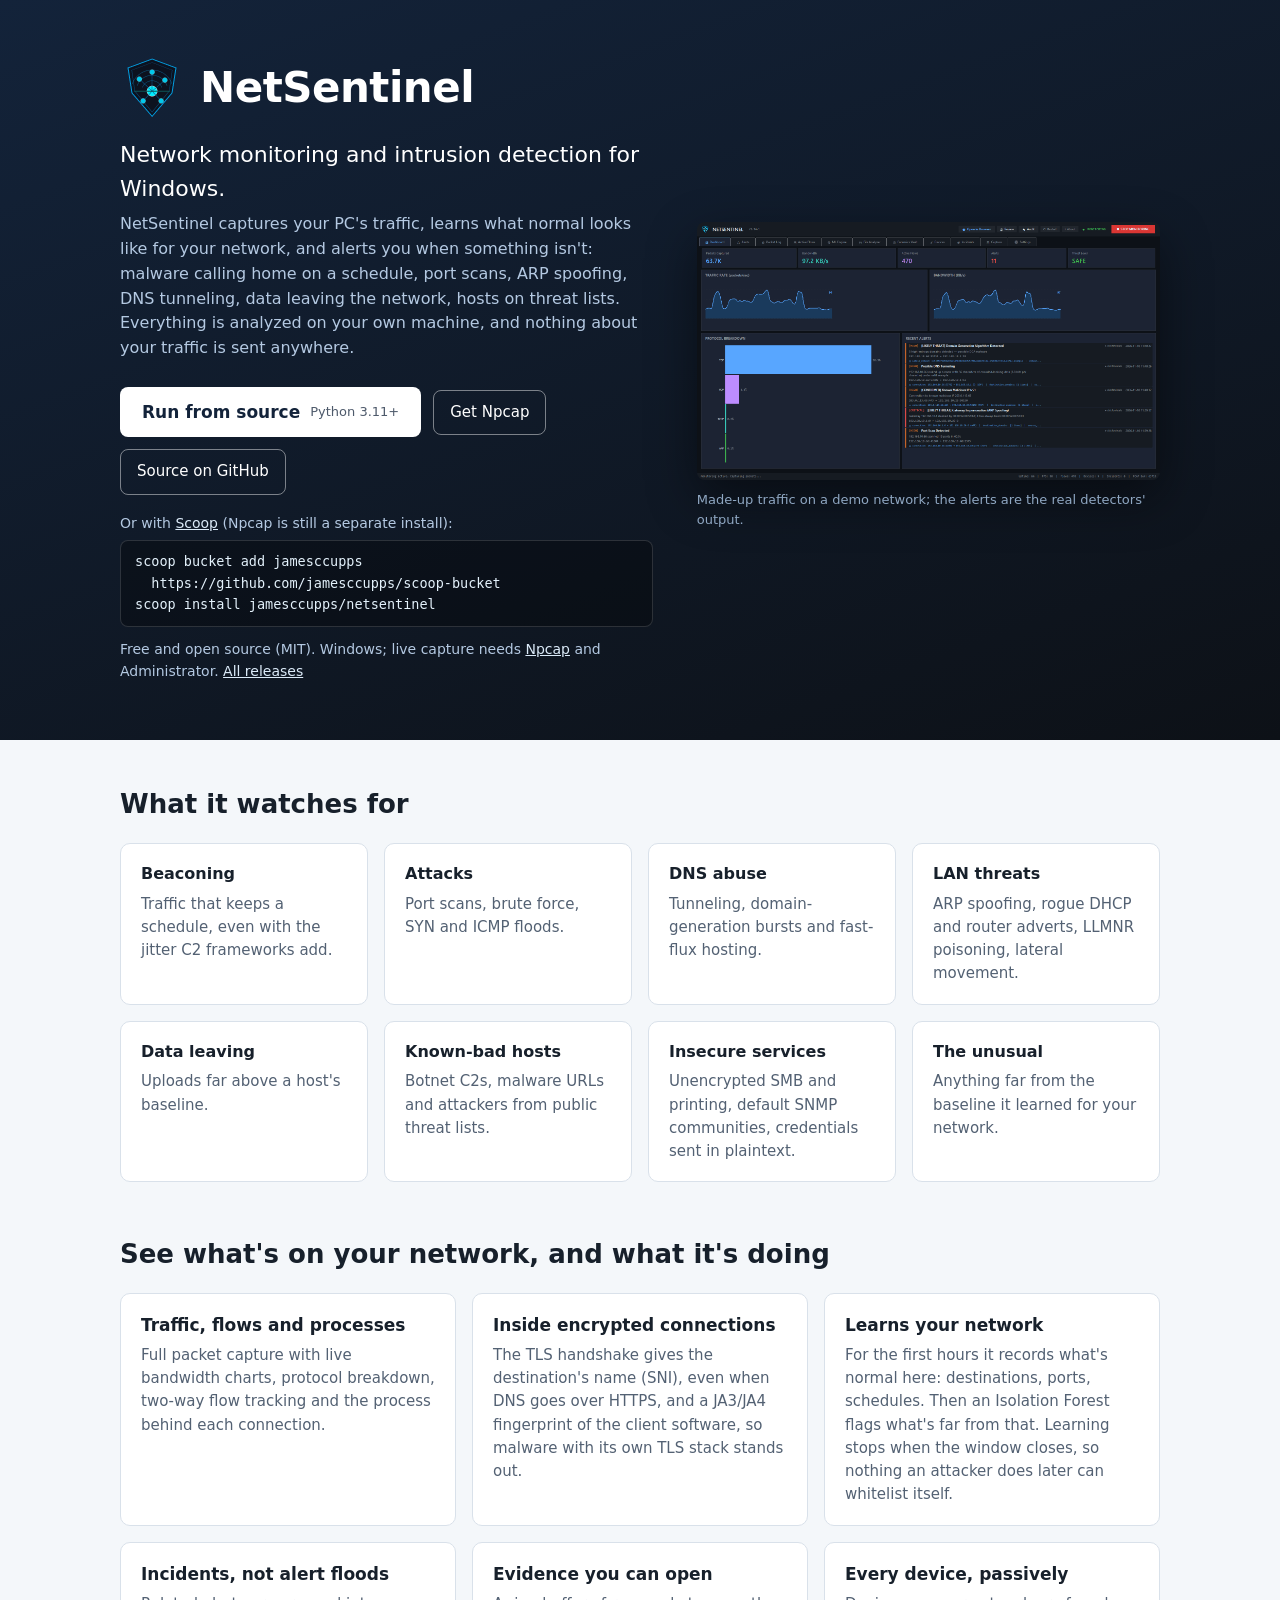
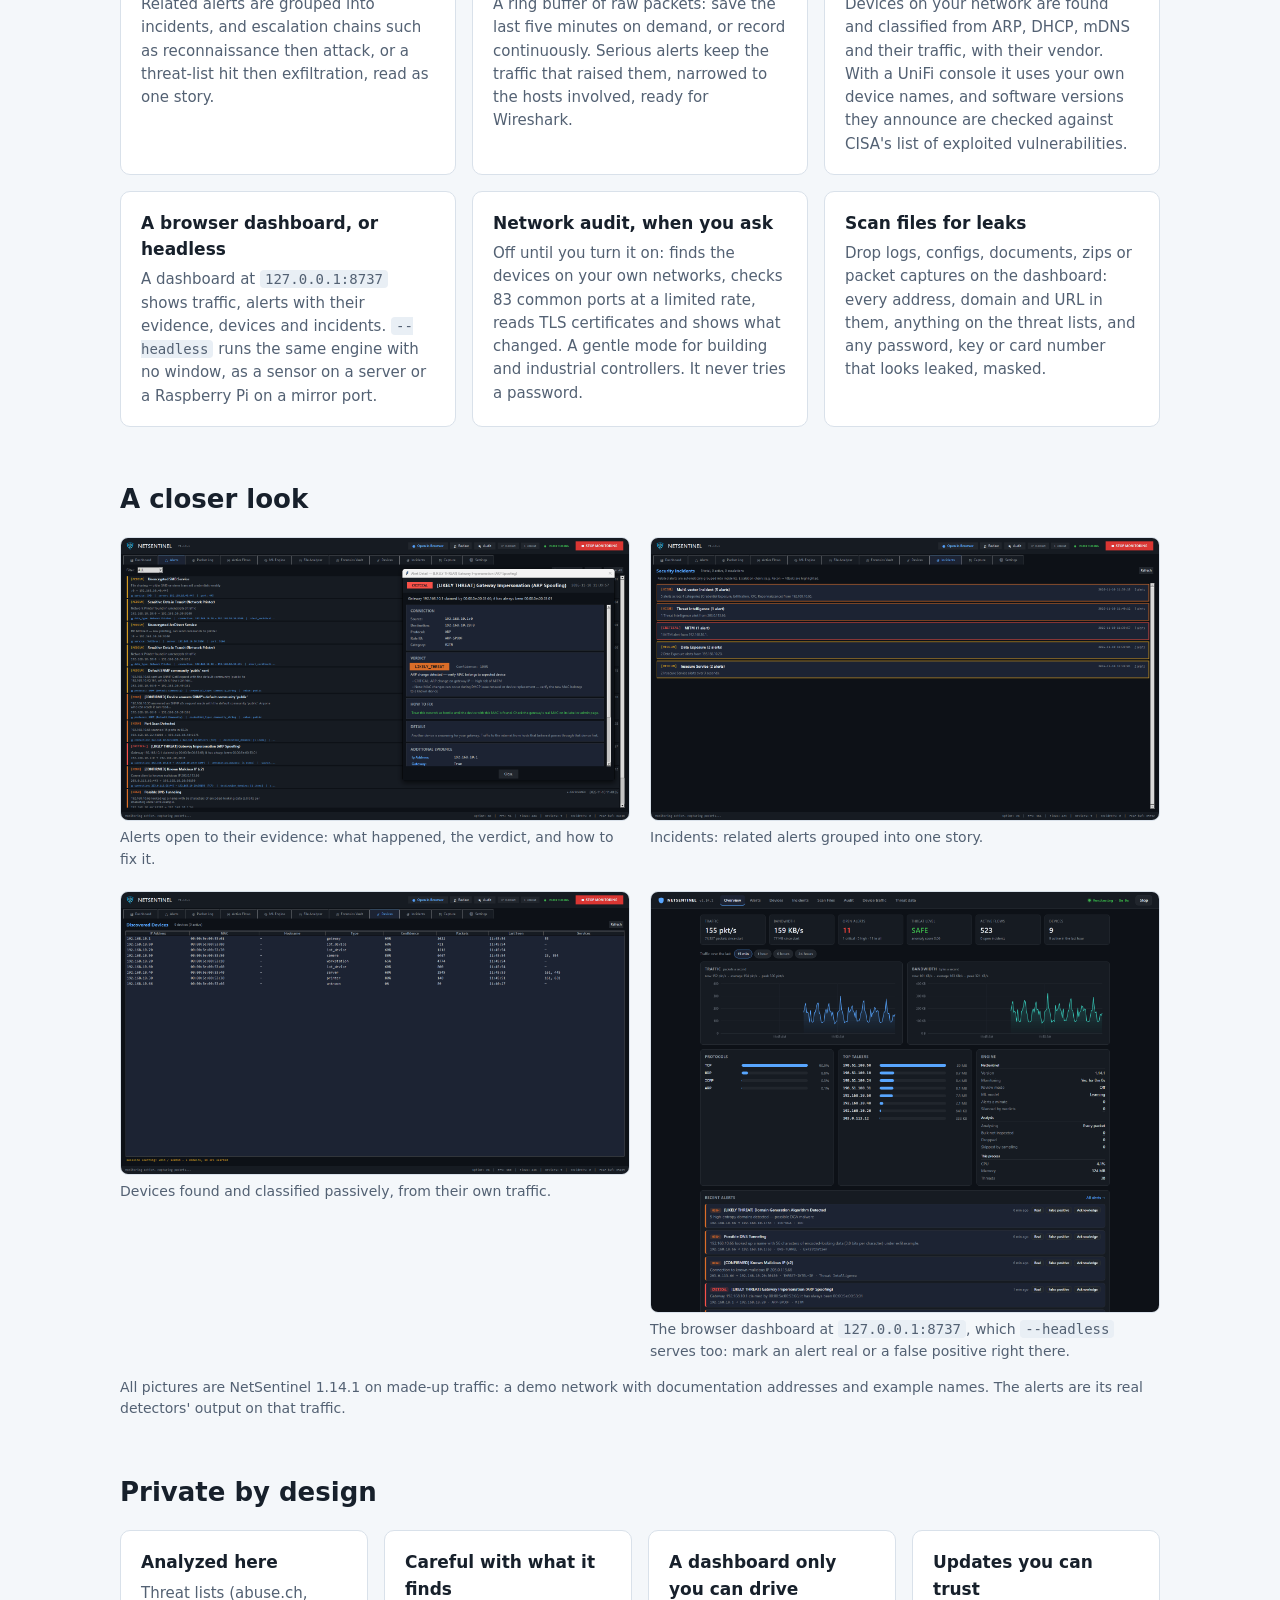
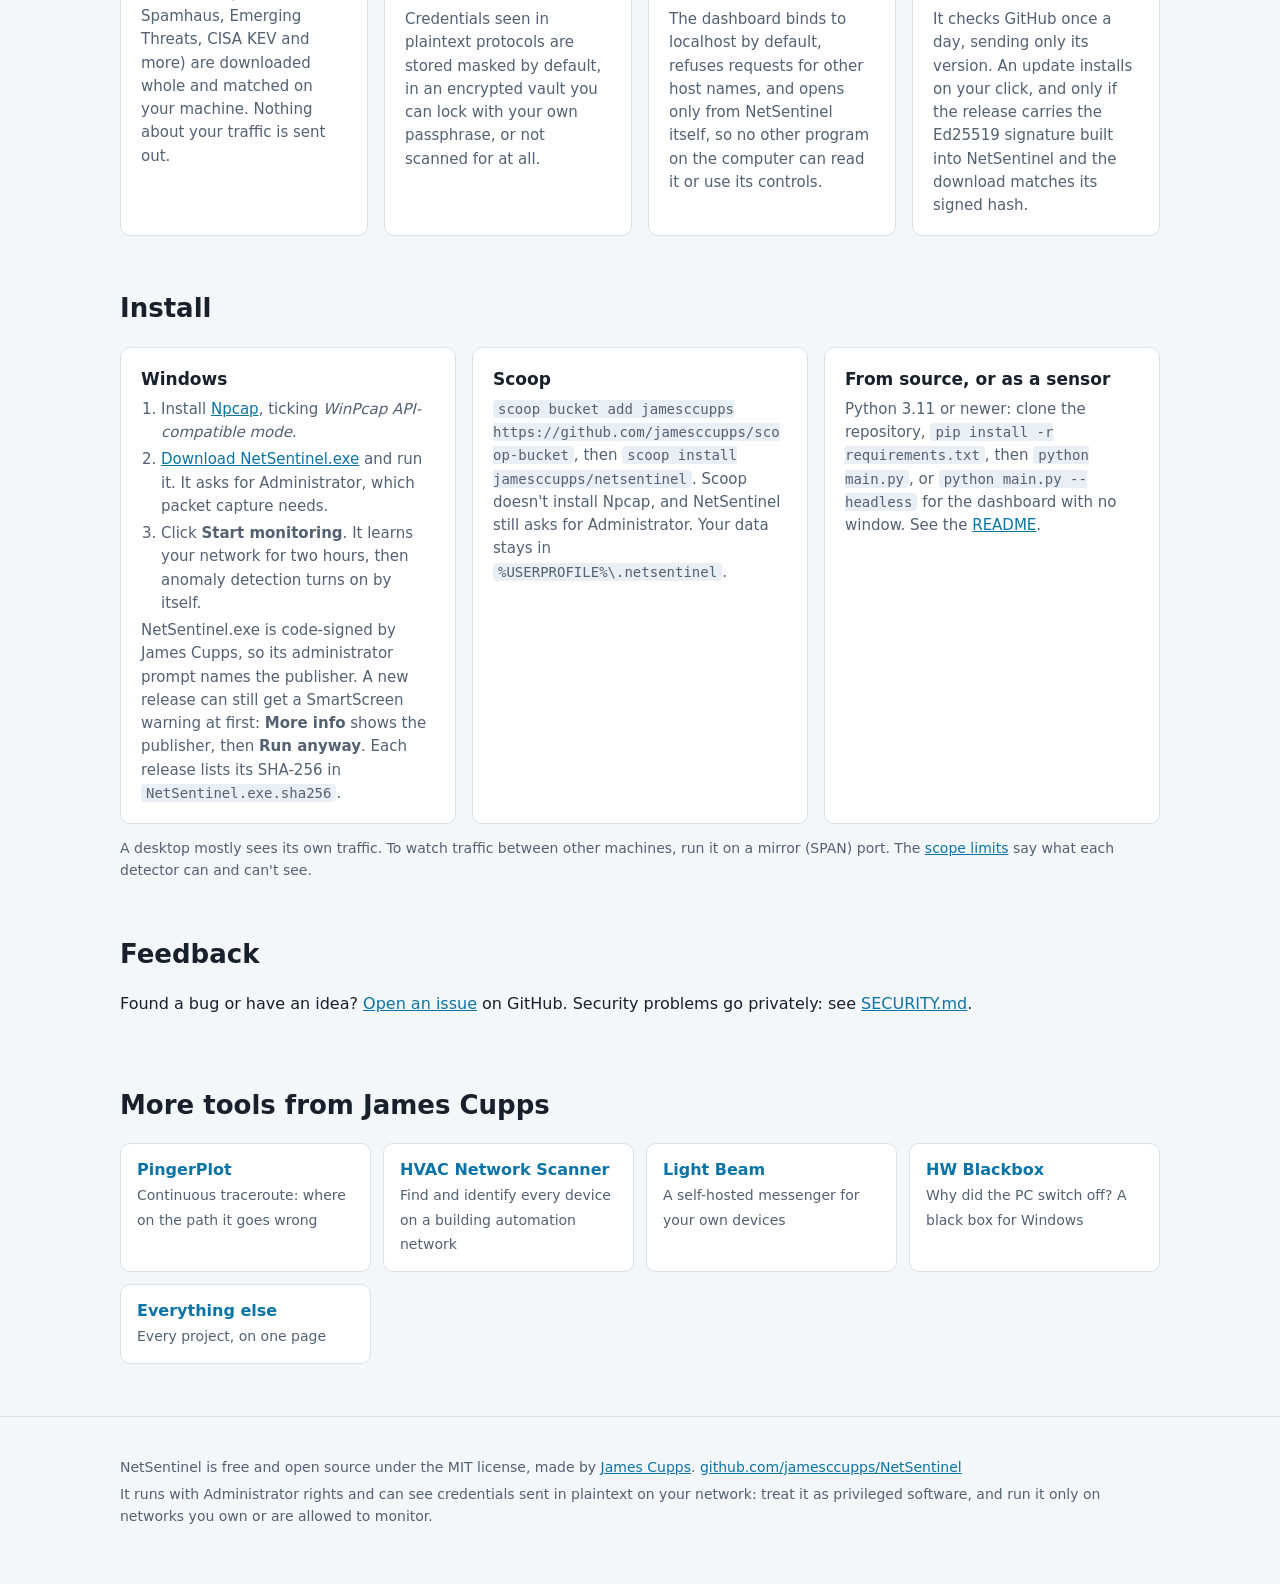
<file: site/index.html>
<!doctype html>
<html lang="en">
<head>
<meta charset="utf-8">
<meta name="viewport" content="width=device-width, initial-scale=1">
<title>NetSentinel: network intrusion detection for Windows</title>
<meta name="description" content="Free, open source network monitor and intrusion detection for Windows: learns your traffic and alerts on beaconing, scans, ARP spoofing and DNS tunneling.">
<meta name="theme-color" content="#13233a">
<link rel="canonical" href="https://jamesccupps.github.io/NetSentinel/">
<meta property="og:type" content="website">
<meta property="og:site_name" content="James Cupps">
<meta property="og:title" content="NetSentinel: network monitor and intrusion detection for Windows">
<meta property="og:description" content="Free and open source: captures your traffic, learns what normal looks like, and alerts on beaconing, scans, spoofing, DNS tunneling and known-bad hosts. Analyzed on your own machine.">
<meta property="og:url" content="https://jamesccupps.github.io/NetSentinel/">
<meta property="og:image" content="https://jamesccupps.github.io/NetSentinel/images/social-preview.png">
<meta property="og:image:width" content="1280">
<meta property="og:image:height" content="640">
<meta property="og:image:alt" content="NetSentinel: network monitor and intrusion detection for Windows">
<meta name="twitter:card" content="summary_large_image">
<link rel="icon" type="image/png" href="images/icon.png">
<link rel="apple-touch-icon" href="images/icon.png">
<meta name="color-scheme" content="light dark">
<script type="application/ld+json">
{
  "@context": "https://schema.org",
  "@type": "SoftwareApplication",
  "name": "NetSentinel",
  "description": "A network monitor and intrusion detection system for Windows: packet capture with protocol, flow and process views, TLS SNI and JA3/JA4 fingerprints, machine-learning anomaly detection on a learned baseline, beaconing detection, rule-based detectors for scans, brute force, floods, DNS tunnelling and exfiltration, LAN threats such as ARP spoofing and rogue DHCP, threat-intelligence feeds matched locally, alert correlation into incidents, PCAP evidence, a browser dashboard and a headless sensor mode.",
  "url": "https://jamesccupps.github.io/NetSentinel/",
  "codeRepository": "https://github.com/jamesccupps/NetSentinel",
  "downloadUrl": "https://github.com/jamesccupps/NetSentinel/releases/latest",
  "applicationCategory": "SecurityApplication",
  "applicationSubCategory": "Intrusion detection",
  "operatingSystem": "Windows",
  "softwareRequirements": "Npcap; Administrator rights for live capture",
  "image": "https://jamesccupps.github.io/NetSentinel/images/social-preview.png",
  "screenshot": "https://jamesccupps.github.io/NetSentinel/images/dashboard-dark.png",
  "license": "https://opensource.org/licenses/MIT",
  "isAccessibleForFree": true,
  "offers": { "@type": "Offer", "price": "0", "priceCurrency": "USD" },
  "author": { "@type": "Person", "name": "James Cupps", "url": "https://jamesccupps.github.io/" }
}
</script>
<style>
  :root {
    --bg: #f4f7fa; --panel: #ffffff; --text: #17202b; --muted: #536173; --line: #d9e1ea;
    --accent: #0a74a6; --code: #e9eff5; --hero: linear-gradient(160deg, #13233a 0%, #0d1117 100%);
  }
  @media (prefers-color-scheme: dark) {
    :root { --bg: #0f141b; --panel: #171e27; --text: #e3e9f0; --muted: #96a4b5; --line: #263140; --accent: #4cc9f0; --code: #1f2834; }
  }
  * { box-sizing: border-box; }
  html { -webkit-text-size-adjust: 100%; }
  body { margin: 0; background: var(--bg); color: var(--text); font: 16px/1.55 "Segoe UI", system-ui, -apple-system, Ubuntu, "DejaVu Sans", sans-serif; }
  a { color: var(--accent); }
  code { background: var(--code); border-radius: 4px; padding: 1px 5px; font: 14px Consolas, "DejaVu Sans Mono", monospace; overflow-wrap: anywhere; }
  .wrap { max-width: 1080px; margin: 0 auto; padding: 0 20px; }
  header.hero { background: var(--hero); color: #fff; padding: 56px 0 44px; }
  .hero-grid { display: grid; grid-template-columns: minmax(0, 1.15fr) minmax(0, 1fr); gap: 44px; align-items: center; }
  .brand { display: flex; align-items: center; gap: 16px; }
  .brand img { width: 64px; height: 64px; }
  .brand h1 { margin: 0; font-size: 42px; font-weight: 600; letter-spacing: -0.5px; line-height: 1.1; }
  .tagline { font-size: 22px; margin: 18px 0 6px; }
  .facts { color: #b4c9e2; margin: 0 0 26px; }
  .actions { display: flex; flex-wrap: wrap; gap: 12px; align-items: center; }
  .btn { display: inline-flex; align-items: center; gap: 10px; padding: 12px 22px; border-radius: 8px; font-weight: 600;
         text-decoration: none; background: #fff; color: #13233a; font-size: 17px; }
  .btn:hover { background: #e2eef9; }
  .btn.ghost { background: transparent; color: #fff; border: 1px solid rgba(255,255,255,.45); font-weight: 500; font-size: 15px; padding: 10px 16px; }
  .btn.ghost:hover { background: rgba(255,255,255,.1); }
  .btn small { font-weight: 400; opacity: .75; font-size: 13px; }
  .sub { color: #b4c9e2; font-size: 14px; margin-top: 12px; }
  .sub a { color: #dcebf9; }
  .scoop { margin-top: 18px; }
  .scoop p { color: #b4c9e2; font-size: 14px; margin: 0 0 6px; }
  .scoop a { color: #dcebf9; }
  .scoop .cmds { padding: 10px 14px; border-radius: 8px; background: rgba(0,0,0,.3); border: 1px solid rgba(255,255,255,.14); }
  /* One command a line; a long one wraps with a hanging indent, so the URL reads as part of it. */
  .scoop code { display: block; background: none; color: #e3f1fb; padding: 0 0 0 2ch; text-indent: -2ch;
                font: 13.5px/1.6 Consolas, "DejaVu Sans Mono", monospace; }
  .demo { margin: 0; }
  .demo img { width: 100%; height: auto; display: block; border-radius: 8px; box-shadow: 0 18px 50px rgba(0,0,0,.45); }
  .demo figcaption { color: #8fa7c2; font-size: 13px; margin-top: 10px; }
  section { padding: 44px 0 8px; }
  .watch .card h3 { font-size: 16px; }
  .shots { display: grid; grid-template-columns: repeat(auto-fit, minmax(min(420px, 100%), 1fr)); gap: 20px; }
  .shots figure { margin: 0; }
  .shots img { width: 100%; height: auto; border-radius: 8px; border: 1px solid var(--line); display: block; }
  .shots figcaption { color: var(--muted); font-size: 14px; margin-top: 6px; }
  h2 { font-size: 26px; margin: 0 0 18px; }
  .grid { display: grid; grid-template-columns: repeat(auto-fit, minmax(250px, 1fr)); gap: 16px; }
  .grid.four { grid-template-columns: repeat(auto-fit, minmax(min(220px, 100%), 1fr)); }
  .card { background: var(--panel); border: 1px solid var(--line); border-radius: 10px; padding: 18px 20px; }
  .card h3 { margin: 0 0 6px; font-size: 17px; }
  .card p { margin: 0; color: var(--muted); font-size: 15px; }
  .card p + p { margin-top: 8px; }
  .note { color: var(--muted); font-size: 14px; margin: 14px 0 0; }
  .install { display: grid; grid-template-columns: repeat(auto-fit, minmax(300px, 1fr)); gap: 16px; }
  .install ol { margin: 6px 0 0; padding-left: 20px; color: var(--muted); font-size: 15px; }
  .install li { margin: 0 0 4px; }
  footer { color: var(--muted); font-size: 14px; padding: 40px 0 50px; border-top: 1px solid var(--line); margin-top: 44px; }
  footer p { margin: 0 0 6px; }
  @media (max-width: 860px) {
    .hero-grid { grid-template-columns: 1fr; }
  }
  @media (max-width: 600px) {
    header.hero { padding: 36px 0 28px; }
    .brand h1 { font-size: 32px; }
    .brand img { width: 52px; height: 52px; }
    .tagline { font-size: 19px; }
  }

  /* More tools from James Cupps */
  .jc-more-grid { display: grid; grid-template-columns: repeat(auto-fit, minmax(220px, 1fr)); gap: 12px; }
  .jc-more-grid a { display: block; text-decoration: none; background: var(--panel, var(--card, transparent)); border: 1px solid var(--line, rgba(127,127,127,.3));
                    border-radius: 10px; padding: 14px 16px; color: var(--text, inherit); }
  .jc-more-grid a:hover { border-color: var(--accent, currentColor); }
  .jc-more-grid b { display: block; color: var(--accent, inherit); }
  .jc-more-grid span { color: var(--muted, inherit); font-size: 14px; }
</style>
</head>
<body>
<header class="hero">
  <div class="wrap hero-grid">
    <div>
      <div class="brand"><img src="images/icon.png" width="64" height="64" alt=""><h1>NetSentinel</h1></div>
      <p class="tagline">Network monitoring and intrusion detection for Windows.</p>
      <p class="facts">NetSentinel captures your PC's traffic, learns what normal looks like for your network, and alerts you when something isn't: malware calling home on a schedule, port scans, ARP spoofing, DNS tunneling, data leaving the network, hosts on threat lists. Everything is analyzed on your own machine, and nothing about your traffic is sent anywhere.</p>
      <div class="actions">
        <a class="btn" id="primary" href="https://github.com/jamesccupps/NetSentinel/releases/latest/download/NetSentinel.exe">Download for Windows <small id="primary-note">NetSentinel.exe</small></a>
        <a class="btn ghost" href="https://npcap.com/">Get Npcap</a>
        <a class="btn ghost" href="https://github.com/jamesccupps/NetSentinel">Source on GitHub</a>
      </div>
      <div class="scoop">
        <p>Or with <a href="https://scoop.sh">Scoop</a> (Npcap is still a separate install):</p>
        <div class="cmds"><code>scoop bucket add jamesccupps https://github.com/jamesccupps/scoop-bucket</code><code>scoop install jamesccupps/netsentinel</code></div>
      </div>
      <p class="sub"><span id="version">Free and open source (MIT).</span> Windows; live capture needs <a href="https://npcap.com/">Npcap</a> and Administrator. <a href="https://github.com/jamesccupps/NetSentinel/releases">All releases</a></p>
    </div>
    <figure class="demo">
      <img src="images/dashboard-dark.png" width="1800" height="1000" alt="NetSentinel's dashboard while monitoring: packets, bandwidth, active flows and alert counts, traffic and bandwidth charts, the protocol breakdown, and recent alerts for DGA domains, DNS tunneling, a known malicious IP, ARP spoofing and a port scan">
      <figcaption>Made-up traffic on a demo network; the alerts are the real detectors' output.</figcaption>
    </figure>
  </div>
</header>

<main class="wrap">
  <section class="watch">
    <h2>What it watches for</h2>
    <div class="grid four">
      <div class="card"><h3>Beaconing</h3><p>Traffic that keeps a schedule, even with the jitter C2 frameworks add.</p></div>
      <div class="card"><h3>Attacks</h3><p>Port scans, brute force, SYN and ICMP floods.</p></div>
      <div class="card"><h3>DNS abuse</h3><p>Tunneling, domain-generation bursts and fast-flux hosting.</p></div>
      <div class="card"><h3>LAN threats</h3><p>ARP spoofing, rogue DHCP and router adverts, LLMNR poisoning, lateral movement.</p></div>
      <div class="card"><h3>Data leaving</h3><p>Uploads far above a host's baseline.</p></div>
      <div class="card"><h3>Known-bad hosts</h3><p>Botnet C2s, malware URLs and attackers from public threat lists.</p></div>
      <div class="card"><h3>Insecure services</h3><p>Unencrypted SMB and printing, default SNMP communities, credentials sent in plaintext.</p></div>
      <div class="card"><h3>The unusual</h3><p>Anything far from the baseline it learned for your network.</p></div>
    </div>
  </section>

  <section>
    <h2>See what's on your network, and what it's doing</h2>
    <div class="grid">
      <div class="card"><h3>Traffic, flows and processes</h3><p>Full packet capture with live bandwidth charts, protocol breakdown, two-way flow tracking and the process behind each connection.</p></div>
      <div class="card"><h3>Inside encrypted connections</h3><p>The TLS handshake gives the destination's name (SNI), even when DNS goes over HTTPS, and a JA3/JA4 fingerprint of the client software, so malware with its own TLS stack stands out.</p></div>
      <div class="card"><h3>Learns your network</h3><p>For the first hours it records what's normal here: destinations, ports, schedules. Then an Isolation Forest flags what's far from that. Learning stops when the window closes, so nothing an attacker does later can whitelist itself.</p></div>
      <div class="card"><h3>Incidents, not alert floods</h3><p>Related alerts are grouped into incidents, and escalation chains such as reconnaissance then attack, or a threat-list hit then exfiltration, read as one story.</p></div>
      <div class="card"><h3>Evidence you can open</h3><p>A ring buffer of raw packets: save the last five minutes on demand, or record continuously. Serious alerts keep the traffic that raised them, narrowed to the hosts involved, ready for Wireshark.</p></div>
      <div class="card"><h3>Every device, passively</h3><p>Devices on your network are found and classified from ARP, DHCP, mDNS and their traffic, with their vendor. With a UniFi console it uses your own device names, and software versions they announce are checked against CISA's list of exploited vulnerabilities.</p></div>
      <div class="card"><h3>A browser dashboard, or headless</h3><p>A dashboard at <code>127.0.0.1:8737</code> shows traffic, alerts with their evidence, devices and incidents. <code>--headless</code> runs the same engine with no window, as a sensor on a server or a Raspberry Pi on a mirror port.</p></div>
      <div class="card"><h3>Network audit, when you ask</h3><p>Off until you turn it on: finds the devices on your own networks, checks 83 common ports at a limited rate, reads TLS certificates and shows what changed. A gentle mode for building and industrial controllers. It never tries a password.</p></div>
      <div class="card"><h3>Scan files for leaks</h3><p>Drop logs, configs, documents, zips or packet captures on the dashboard: every address, domain and URL in them, anything on the threat lists, and any password, key or card number that looks leaked, masked.</p></div>
    </div>
  </section>

  <section>
    <h2>A closer look</h2>
    <div class="shots">
      <figure><img src="images/alerts.png" width="1800" height="1000" alt="The Alerts tab with an ARP spoofing alert opened: the connection, a likely-threat verdict, how to fix it, and the evidence" loading="lazy"><figcaption>Alerts open to their evidence: what happened, the verdict, and how to fix it.</figcaption></figure>
      <figure><img src="images/incidents.png" width="1800" height="1000" alt="The Incidents tab: a multi-vector incident of five alerts, a threat-intelligence hit, a man-in-the-middle alert and two lower-severity groups" loading="lazy"><figcaption>Incidents: related alerts grouped into one story.</figcaption></figure>
      <figure><img src="images/devices.png" width="1800" height="1000" alt="The Devices tab: nine devices on the demo network with their addresses, type (gateway, camera, printer, server, workstation, IoT), confidence and services" loading="lazy"><figcaption>Devices found and classified passively, from their own traffic.</figcaption></figure>
      <figure><img src="images/browser-dashboard.png" width="1800" height="1490" alt="The browser dashboard: traffic and bandwidth charts over time, protocols, top talkers, the engine's own CPU and memory, and recent alerts with Real, False positive and Acknowledge buttons" loading="lazy"><figcaption>The browser dashboard at <code>127.0.0.1:8737</code>, which <code>--headless</code> serves too: mark an alert real or a false positive right there.</figcaption></figure>
    </div>
    <p class="note">All pictures are NetSentinel 1.14.1 on made-up traffic: a demo network with documentation addresses and example names. The alerts are its real detectors' output on that traffic.</p>
  </section>

  <section>
    <h2>Private by design</h2>
    <div class="grid four">
      <div class="card"><h3>Analyzed here</h3><p>Threat lists (abuse.ch, Spamhaus, Emerging Threats, CISA KEV and more) are downloaded whole and matched on your machine. Nothing about your traffic is sent out.</p></div>
      <div class="card"><h3>Careful with what it finds</h3><p>Credentials seen in plaintext protocols are stored masked by default, in an encrypted vault you can lock with your own passphrase, or not scanned for at all.</p></div>
      <div class="card"><h3>A dashboard only you can drive</h3><p>The dashboard binds to localhost by default, refuses requests for other host names, and opens only from NetSentinel itself, so no other program on the computer can read it or use its controls.</p></div>
      <div class="card"><h3>Updates you can trust</h3><p>It checks GitHub once a day, sending only its version. An update installs on your click, and only if the release carries the Ed25519 signature built into NetSentinel and the download matches its signed hash.</p></div>
    </div>
  </section>

  <section>
    <h2>Install</h2>
    <div class="install">
      <div class="card" id="windows">
        <h3>Windows</h3>
        <ol>
          <li>Install <a href="https://npcap.com/">Npcap</a>, ticking <em>WinPcap API-compatible mode</em>.</li>
          <li><a href="https://github.com/jamesccupps/NetSentinel/releases/latest/download/NetSentinel.exe">Download NetSentinel.exe</a> and run it. It asks for Administrator, which packet capture needs.</li>
          <li>Click <strong>Start monitoring</strong>. It learns your network for two hours, then anomaly detection turns on by itself.</li>
        </ol>
        <p class="note">NetSentinel.exe is code-signed by James Cupps, so its administrator prompt names the publisher. A new release can still get a SmartScreen warning at first: <strong>More info</strong> shows the publisher, then <strong>Run anyway</strong>. Each release lists its SHA-256 in <code>NetSentinel.exe.sha256</code>.</p>
      </div>
      <div class="card" id="scoop">
        <h3>Scoop</h3>
        <p><code>scoop bucket add jamesccupps https://github.com/jamesccupps/scoop-bucket</code>, then <code>scoop install jamesccupps/netsentinel</code>. Scoop doesn't install Npcap, and NetSentinel still asks for Administrator. Your data stays in <code>%USERPROFILE%\.netsentinel</code>.</p>
      </div>
      <div class="card" id="source">
        <h3>From source, or as a sensor</h3>
        <p>Python 3.11 or newer: clone the repository, <code>pip install -r requirements.txt</code>, then <code>python main.py</code>, or <code>python main.py --headless</code> for the dashboard with no window. See the <a href="https://github.com/jamesccupps/NetSentinel#quick-start">README</a>.</p>
      </div>
    </div>
    <p class="note">A desktop mostly sees its own traffic. To watch traffic between other machines, run it on a mirror (SPAN) port. The <a href="https://github.com/jamesccupps/NetSentinel#known-scope-limits">scope limits</a> say what each detector can and can't see.</p>
  </section>

  <section>
    <h2>Feedback</h2>
    <p>Found a bug or have an idea? <a href="https://github.com/jamesccupps/NetSentinel/issues">Open an issue</a> on GitHub. Security problems go privately: see <a href="https://github.com/jamesccupps/NetSentinel/blob/main/SECURITY.md">SECURITY.md</a>.</p>
  </section>

  <section aria-labelledby="jc-more">
    <h2 id="jc-more">More tools from James Cupps</h2>
    <div class="jc-more-grid">
      <a href="https://jamesccupps.github.io/PingerPlot/"><b>PingerPlot</b><span>Continuous traceroute: where on the path it goes wrong</span></a>
      <a href="https://jamesccupps.github.io/HVAC-Network-Scanner/"><b>HVAC Network Scanner</b><span>Find and identify every device on a building automation network</span></a>
      <a href="https://jamesccupps.github.io/Light-Beam/"><b>Light Beam</b><span>A self-hosted messenger for your own devices</span></a>
      <a href="https://jamesccupps.github.io/HW-Blackbox/"><b>HW Blackbox</b><span>Why did the PC switch off? A black box for Windows</span></a>
      <a href="https://jamesccupps.github.io/"><b>Everything else</b><span>Every project, on one page</span></a>
    </div>
  </section>
</main>

<footer>
  <div class="wrap">
    <p>NetSentinel is free and open source under the MIT license, made by <a href="https://jamesccupps.github.io/">James Cupps</a>. <a href="https://github.com/jamesccupps/NetSentinel">github.com/jamesccupps/NetSentinel</a></p>
    <p>It runs with Administrator rights and can see credentials sent in plaintext on your network: treat it as privileged software, and run it only on networks you own or are allowed to monitor.</p>
  </div>
</footer>

<script>
(function () {
  // The big button is for a Windows PC. Elsewhere it says so, and a phone gets the release page to send to a PC.
  var ua = navigator.userAgent || "";
  var platform = (navigator.userAgentData && navigator.userAgentData.platform) || navigator.platform || "";
  // (an iPad says it's a Mac, but has a touch screen)
  var phone = /Android|iPhone|iPad|iPod/i.test(ua) || (navigator.userAgentData && navigator.userAgentData.mobile) ||
    (/Mac/i.test(platform) && navigator.maxTouchPoints > 1);
  var windows = /Win/i.test(platform + " " + ua) && !phone;
  var primary = document.getElementById("primary"), note = document.getElementById("primary-note");
  if (phone) {
    primary.href = "https://github.com/jamesccupps/NetSentinel/releases/latest";
    primary.firstChild.nodeValue = "Get it for your PC ";
    note.textContent = "Windows";
  } else if (!windows) {
    primary.href = "https://github.com/jamesccupps/NetSentinel#quick-start";
    primary.firstChild.nodeValue = "Run from source ";
    note.textContent = "Python 3.11+";
  }
  // The latest version, from GitHub (the page works without it).
  try {
    fetch("https://api.github.com/repos/jamesccupps/NetSentinel/releases/latest").then(function (r) { return r.ok ? r.json() : null; }).then(function (d) {
      if (d && d.tag_name) document.getElementById("version").textContent = "Version " + d.tag_name.replace(/^v/, "") + ", free and open source (MIT).";
    }).catch(function () {});
  } catch (e) {}
})();
</script>
</body>
</html>
</file>
